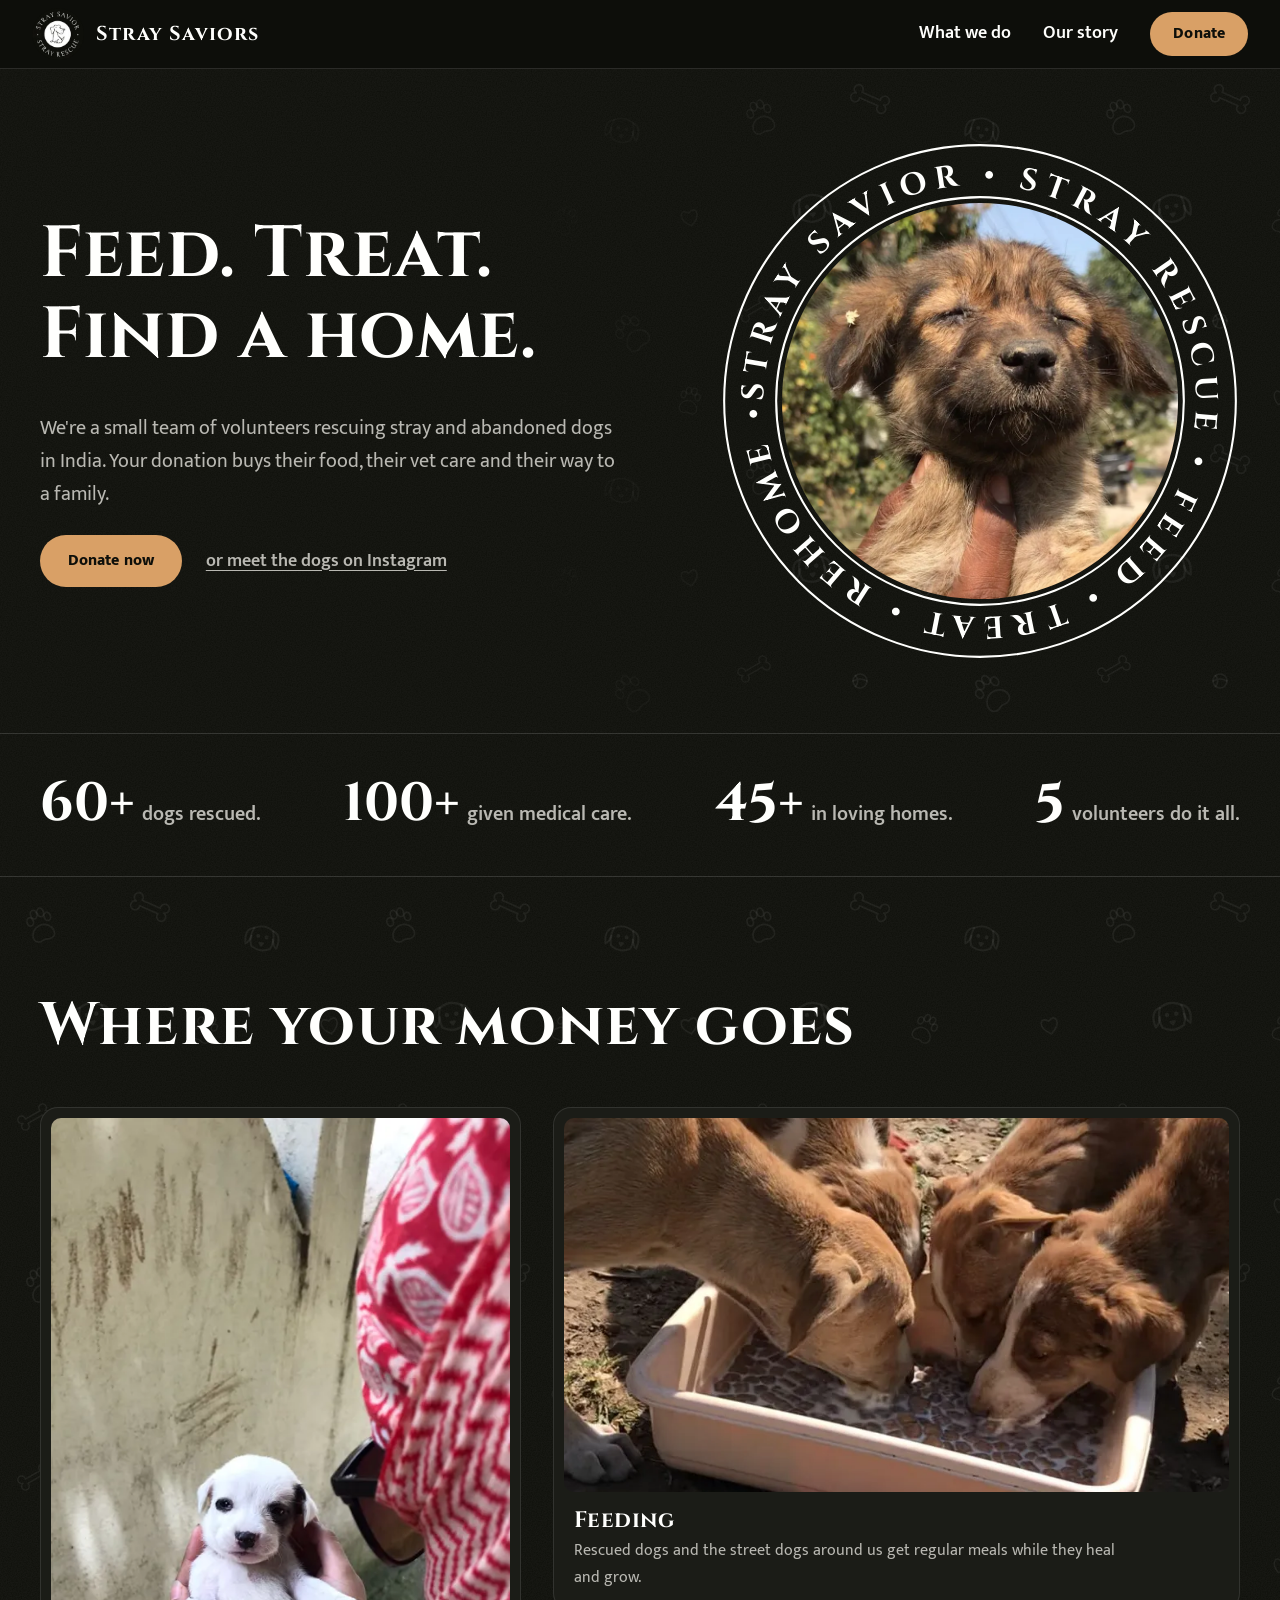
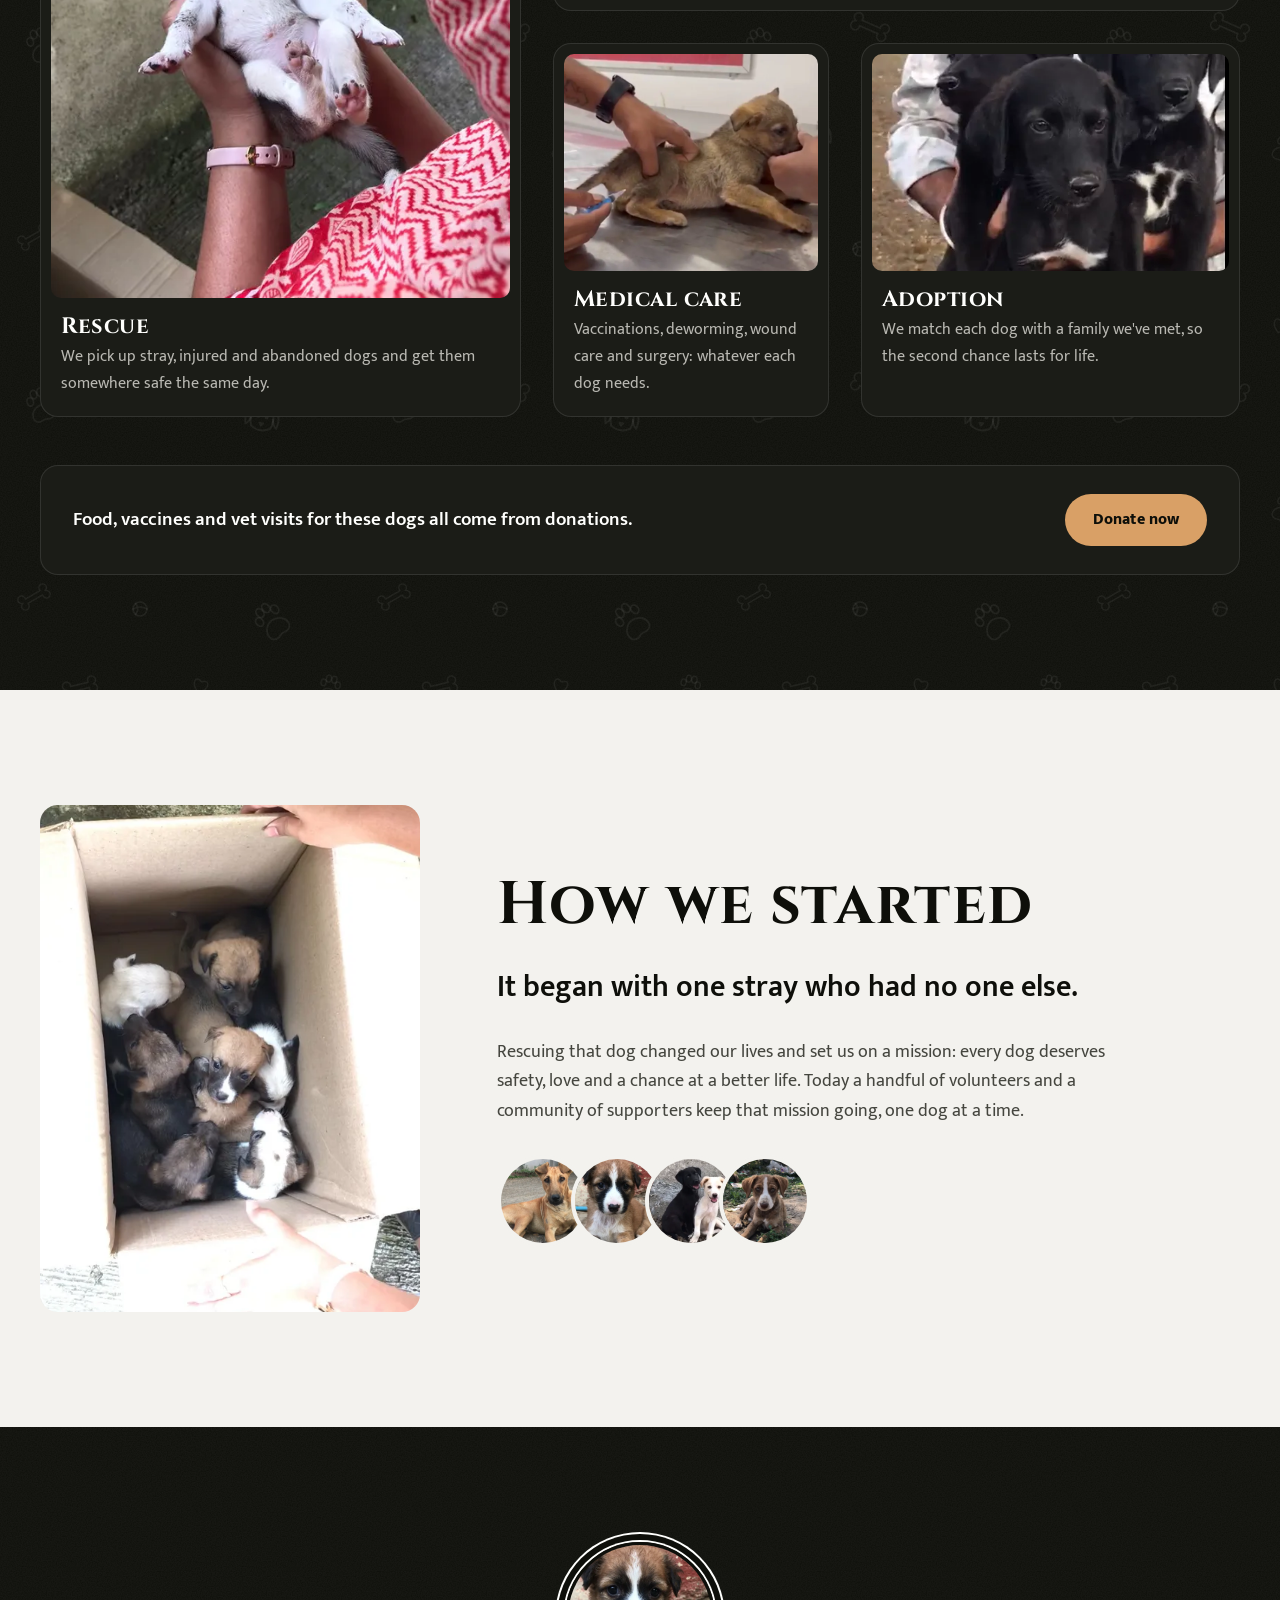
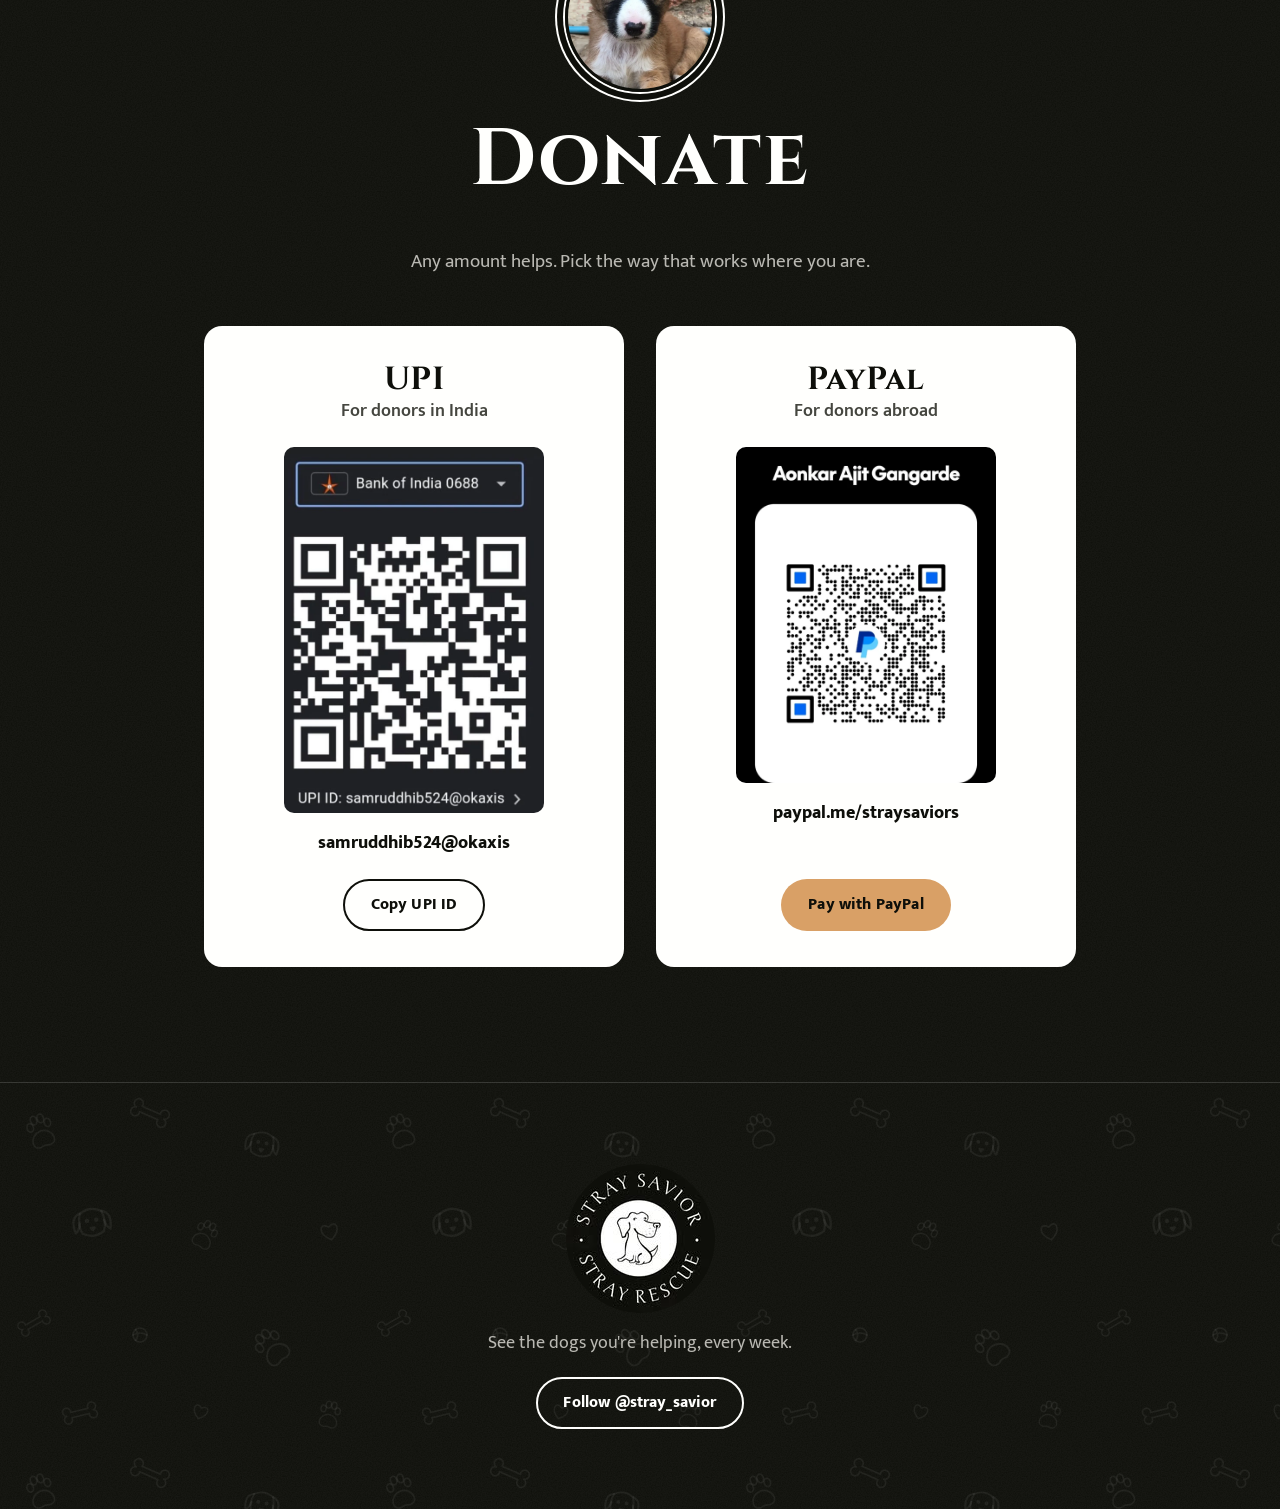
<file: index.html>
<!DOCTYPE html>
<html lang="en">
  <head>
    <meta charset="UTF-8" />
    <meta name="viewport" content="width=device-width, initial-scale=1.0" />
    <title>Stray Saviors | Street dog rescue</title>
    <meta
      name="description"
      content="Stray Saviors is a small volunteer team in India that feeds, treats and rehomes street dogs. Donate by UPI or PayPal."
    />
    <link rel="icon" href="assets/logo.png" />
    <meta property="og:type" content="website" />
    <meta property="og:url" content="https://www.straysaviors.com/" />
    <meta property="og:title" content="Stray Saviors | Street dog rescue" />
    <meta property="og:description" content="We feed, treat and rehome street dogs in India. Donate by UPI or PayPal." />
    <meta property="og:image" content="https://www.straysaviors.com/assets/web/og.jpg" />
    <meta name="twitter:card" content="summary_large_image" />
    <link rel="preconnect" href="https://fonts.googleapis.com" />
    <link rel="preconnect" href="https://fonts.gstatic.com" crossorigin />
    <link
      href="https://fonts.googleapis.com/css2?family=Cinzel:wght@500;700&family=Mukta:wght@400;600;800&display=swap"
      rel="stylesheet"
    />
    <link rel="stylesheet" href="styles.css" />
  </head>
  <body>
    <header class="site-header">
      <a class="brand" href="#top" aria-label="Stray Saviors, back to top">
        <img src="assets/logo-round.png" width="150" height="150" alt="" />
        <span>Stray Saviors</span>
      </a>
      <nav aria-label="Main">
        <a href="#work">What we do</a>
        <a href="#story">Our story</a>
        <a class="btn btn-fur" href="#donate">Donate</a>
      </nav>
    </header>

    <main id="top">
      <section class="hero">
        <div class="hero-copy">
          <h1>Feed. Treat. <span class="nowrap">Find a home.</span></h1>
          <p>
            We're a small team of volunteers rescuing stray and abandoned dogs
            in India. Your donation buys their food, their vet care and their
            way to a family.
          </p>
          <div class="actions">
            <a class="btn btn-fur" href="#donate">Donate now</a>
            <a class="text-link" href="https://www.instagram.com/stray_savior/" target="_blank" rel="noopener">or meet the dogs on Instagram</a>
          </div>
        </div>

        <div class="seal">
          <img
            src="assets/web/3.webp"
            fetchpriority="high"
            width="825"
            height="825"
            alt="A fluffy brown rescued puppy held up to the camera, eyes half closed in the sun"
          />
          <svg class="seal-ring" viewBox="0 0 500 500" aria-hidden="true">
            <circle cx="250" cy="250" r="246" />
            <circle cx="250" cy="250" r="196" />
            <path id="ring-path" d="M250,250 m-208,0 a208,208 0 1,1 416,0 a208,208 0 1,1 -416,0" fill="none" />
            <text>
              <textPath href="#ring-path" textLength="1300" lengthAdjust="spacing">STRAY SAVIOR • STRAY RESCUE • FEED • TREAT • REHOME •</textPath>
            </text>
          </svg>
        </div>
      </section>

      <section class="tally" aria-label="Our impact so far">
        <p class="tally-line">
          <span><strong>60+</strong> dogs rescued.</span>
          <span><strong>100+</strong> given medical care.</span>
          <span><strong>45+</strong> in loving homes.</span>
          <span><strong>5</strong> volunteers do it all.</span>
        </p>
      </section>

      <section id="work" class="work" aria-labelledby="work-title">
        <div class="wrap">
          <h2 id="work-title">Where your money goes</h2>
          <div class="collage">
            <figure class="c-rescue">
              <img src="assets/web/8.webp" width="675" height="900" loading="lazy" alt="A volunteer cradling a tiny white puppy just pulled from the street" />
              <figcaption><h3>Rescue</h3><p>We pick up stray, injured and abandoned dogs and get them somewhere safe the same day.</p></figcaption>
            </figure>
            <figure class="c-feed">
              <img src="assets/web/1.webp" width="814" height="814" loading="lazy" alt="Five brown puppies eating together from one feeding tray" />
              <figcaption><h3>Feeding</h3><p>Rescued dogs and the street dogs around us get regular meals while they heal and grow.</p></figcaption>
            </figure>
            <figure class="c-vet">
              <img src="assets/web/9.webp" width="733" height="900" loading="lazy" alt="A puppy on a vet's table getting an injection" />
              <figcaption><h3>Medical care</h3><p>Vaccinations, deworming, wound care and surgery: whatever each dog needs.</p></figcaption>
            </figure>
            <figure class="c-adopt">
              <img src="assets/web/adoption.webp" width="517" height="516" loading="lazy" alt="Three black puppies held together, ready for adoption" />
              <figcaption><h3>Adoption</h3><p>We match each dog with a family we've met, so the second chance lasts for life.</p></figcaption>
            </figure>
          </div>
          <div class="work-cta">
            <p>Food, vaccines and vet visits for these dogs all come from donations.</p>
            <a class="btn btn-fur" href="#donate">Donate now</a>
          </div>
        </div>
      </section>

      <section id="story" class="story" aria-labelledby="story-title">
        <div class="wrap story-grid">
          <img src="assets/web/background-story.webp" width="506" height="900" loading="lazy" alt="A cardboard box full of rescued puppies" />
          <div>
            <h2 id="story-title">How we started</h2>
            <p class="story-lead">It began with one stray who had no one else.</p>
            <p>
              Rescuing that dog changed our lives and set us on a mission:
              every dog deserves safety, love and a chance at a better life.
              Today a handful of volunteers and a community of supporters keep
              that mission going, one dog at a time.
            </p>
            <div class="faces">
              <img src="assets/web/7.webp" width="900" height="899" loading="lazy" alt="A tan rescued dog lying in the sun" />
              <img src="assets/web/4.webp" width="900" height="900" loading="lazy" alt="A brown and white puppy looking up" />
              <img src="assets/web/2.webp" width="524" height="525" loading="lazy" alt="A black puppy and a white puppy sitting side by side" />
              <img src="assets/web/6.webp" width="898" height="897" loading="lazy" alt="A brown puppy with white markings resting on grass" />
            </div>
          </div>
        </div>
      </section>

      <section id="donate" class="donate" aria-labelledby="donate-title">
        <div class="wrap">
          <img class="donate-dog" src="assets/web/4.webp" width="900" height="900" loading="lazy" alt="A brown and white rescued puppy looking up at the camera" />
          <h2 id="donate-title">Donate</h2>
          <p class="donate-lead">Any amount helps. Pick the way that works where you are.</p>
          <nav class="pay-jump" aria-label="Choose how to donate">
            <a href="#pay-upi">I'm in India: UPI</a>
            <a href="#pay-paypal">I'm abroad: PayPal</a>
          </nav>
          <div class="pay">
            <div class="pay-panel" id="pay-upi">
              <h3>UPI</h3>
              <p class="who">For donors in India</p>
              <div class="pay-actions">
                <a class="btn btn-fur touch-only" href="upi://pay?pa=samruddhib524@okaxis&amp;pn=Stray%20Saviors&amp;cu=INR">Open UPI app</a>
                <button class="btn btn-line" type="button" data-copy="samruddhib524@okaxis" aria-live="polite">Copy UPI ID</button>
              </div>
              <p class="pay-id">samruddhib524@okaxis</p>
              <figure class="qr">
                <img src="assets/web/upi_qr.webp" width="600" height="845" loading="lazy" alt="UPI QR code for samruddhib524@okaxis" />
                <figcaption class="touch-only">Or scan this from another phone.</figcaption>
              </figure>
            </div>
            <div class="pay-panel" id="pay-paypal">
              <h3>PayPal</h3>
              <p class="who">For donors abroad</p>
              <div class="pay-actions">
                <a class="btn btn-fur" href="https://www.paypal.me/straysaviors" target="_blank" rel="noopener">Pay with PayPal</a>
              </div>
              <p class="pay-id">paypal.me/straysaviors</p>
              <figure class="qr">
                <img src="assets/web/paypal_qr.webp" width="600" height="776" loading="lazy" alt="PayPal QR code for paypal.me/straysaviors" />
                <figcaption class="touch-only">Or scan this from another phone.</figcaption>
              </figure>
            </div>
          </div>
        </div>
      </section>
    </main>

    <footer class="site-footer">
      <img src="assets/logo-round.png" width="150" height="150" alt="Stray Saviors logo" />
      <p>See the dogs you're helping, every week.</p>
      <a class="btn btn-ghost" href="https://www.instagram.com/stray_savior/" target="_blank" rel="noopener">Follow @stray_savior</a>
    </footer>

    <script>
      document.querySelectorAll("[data-copy]").forEach((b) =>
        b.addEventListener("click", async () => {
          const label = b.textContent;
          try {
            await navigator.clipboard.writeText(b.dataset.copy);
            b.textContent = "Copied";
          } catch {
            b.textContent = "Copy failed, select the ID above";
          }
          setTimeout(() => (b.textContent = label), 2000);
        })
      );
    </script>
  </body>
</html>
</file>
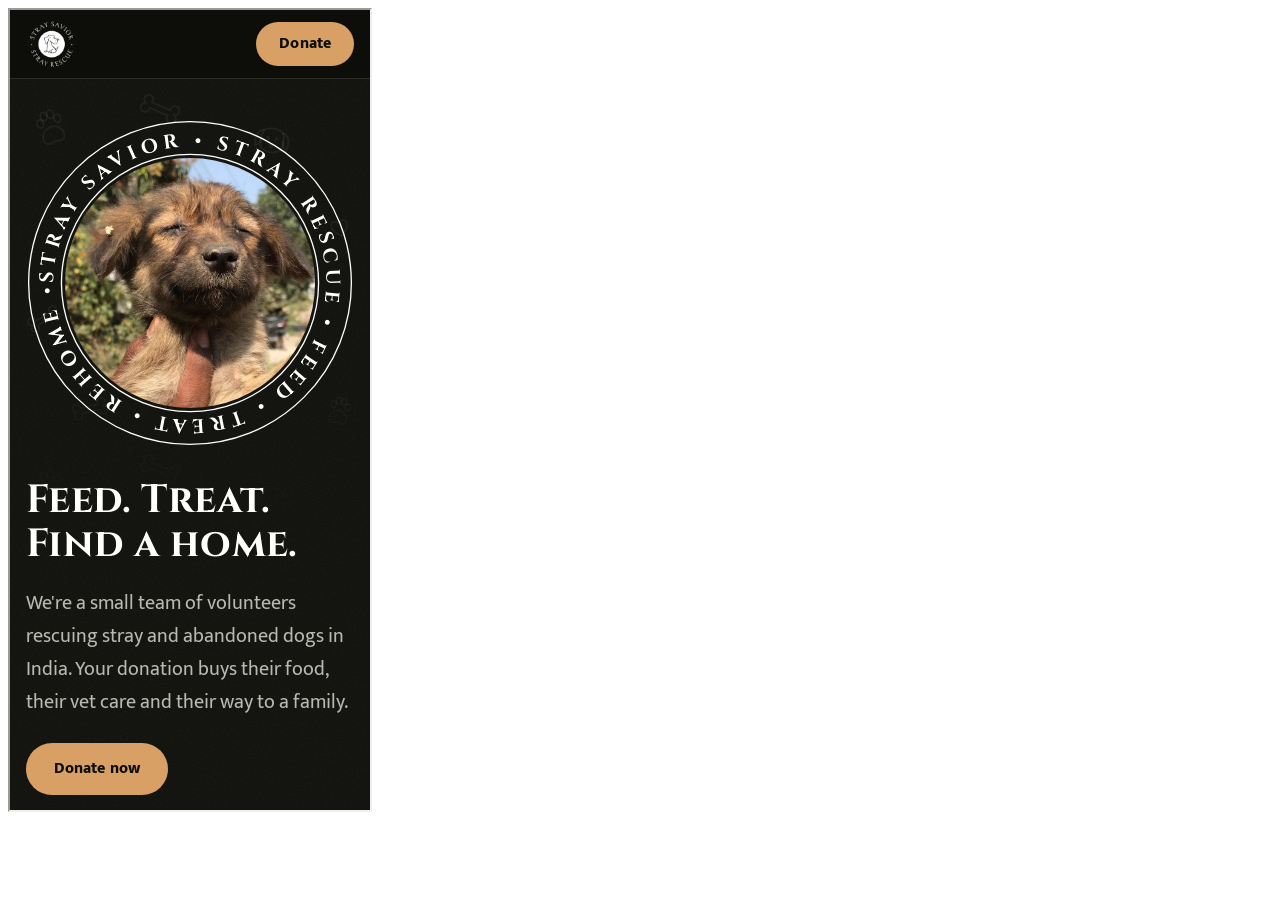
<file: .impeccable/review/overflow.html>
<!doctype html><body><script>
const ws=[320,360,390,600,768,900,1024,1280,1920];let out=[];let i=0;
function next(){if(i>=ws.length){document.body.innerHTML='<pre id=r>'+out.join('\n')+'</pre>';return}
const w=ws[i++];const f=document.createElement('iframe');f.style.width=w+'px';f.style.height='800px';f.src='../../index.html';
f.onload=()=>setTimeout(()=>{const d=f.contentDocument;const sw=d.documentElement.scrollWidth;
const wide=[...d.querySelectorAll('body *')].filter(e=>{const r=e.getBoundingClientRect();return r.right>w+1||r.left<-1}).map(e=>e.tagName+'.'+e.className).slice(0,6);
out.push(w+': scrollWidth '+sw+(sw>w?' OVERFLOW ':' ok ')+wide.join(', '));f.remove();next()},800);document.body.appendChild(f)}
next();</script>
</file>
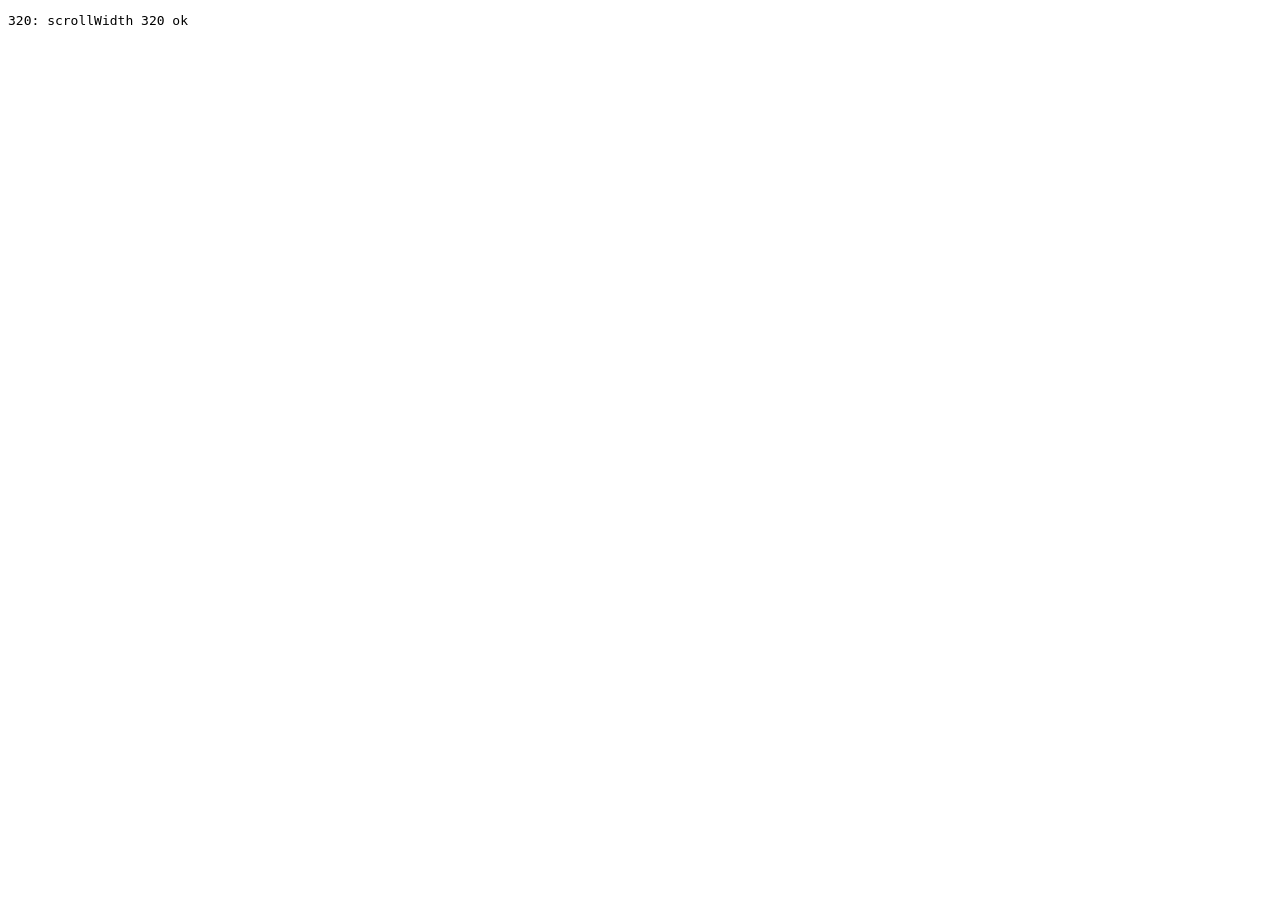
<file: .impeccable/review/overflow320.html>
<!doctype html><body><script>
const ws=[320];let out=[];let i=0;
function next(){if(i>=ws.length){document.body.innerHTML='<pre id=r>'+out.join('\n')+'</pre>';return}
const w=ws[i++];const f=document.createElement('iframe');f.style.width=w+'px';f.style.height='800px';f.src='../../index.html';
f.onload=()=>setTimeout(()=>{const d=f.contentDocument;const sw=d.documentElement.scrollWidth;
const wide=[...d.querySelectorAll('body *')].filter(e=>{const r=e.getBoundingClientRect();return r.right>w+1||r.left<-1}).map(e=>e.tagName+'.'+e.className+'['+Math.round(e.getBoundingClientRect().left)+'..'+Math.round(e.getBoundingClientRect().right)+']').slice(0,12);
out.push(w+': scrollWidth '+sw+(sw>w?' OVERFLOW ':' ok ')+wide.join(', '));f.remove();next()},800);document.body.appendChild(f)}
next();</script>
</file>
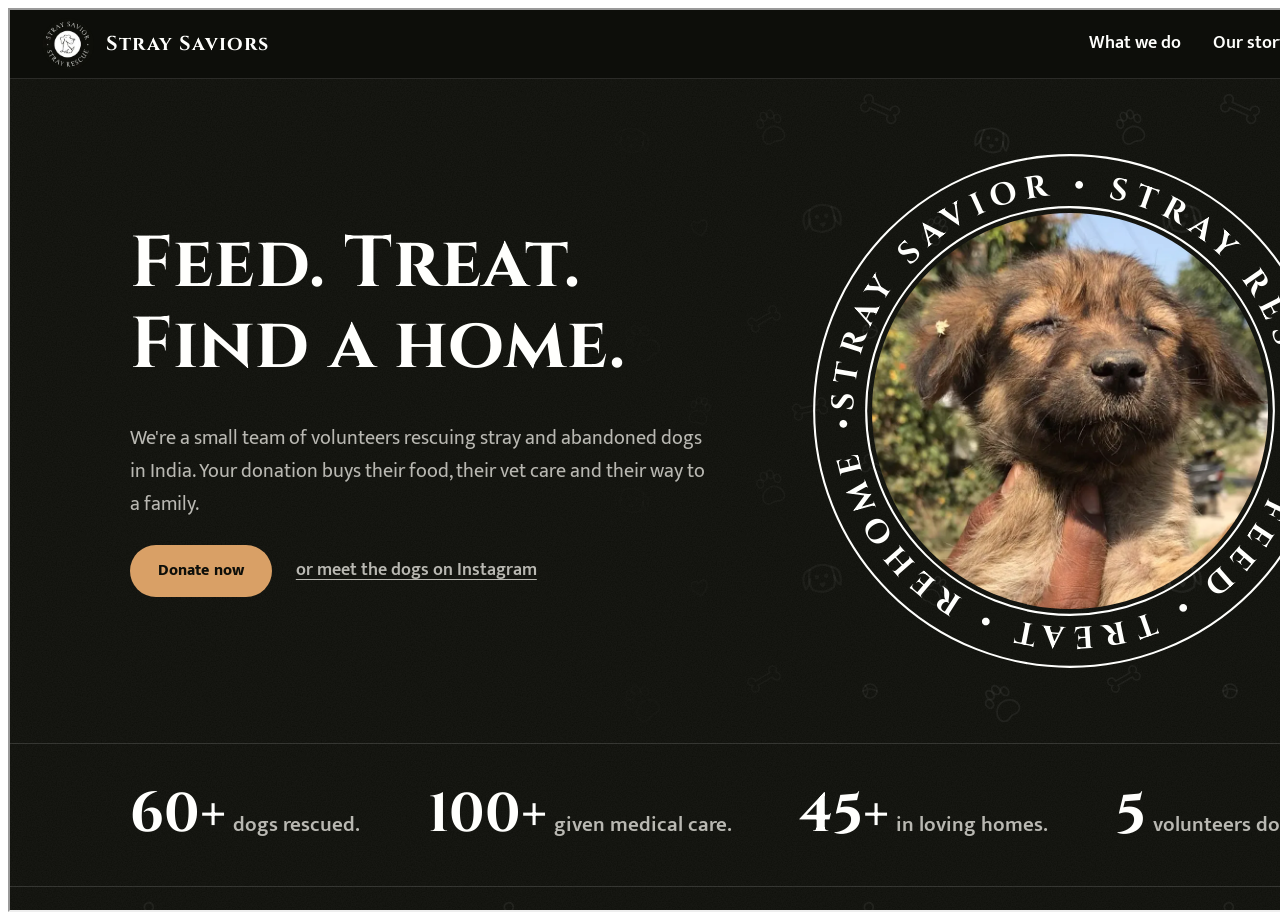
<file: .impeccable/review/probe.html>
<!doctype html><body><script>
const out=[];const ws=[390,1440];let i=0;
function lum(c){const m=c.match(/[\d.]+/g).map(Number);const [r,g,b]=m.slice(0,3).map(v=>{v/=255;return v<=.03928?v/12.92:Math.pow((v+.055)/1.055,2.4)});return .2126*r+.7152*g+.0722*b}
function bg(e){while(e){const c=getComputedStyle(e).backgroundColor;if(c&&!c.includes('0)')&&c!=='transparent'&&!/rgba\(.*, 0\)/.test(c))return c;e=e.parentElement}return 'rgb(14,15,10)'}
function next(){if(i>=ws.length){document.body.innerHTML='<pre id=r>'+out.join('\n')+'</pre>';return}
const w=ws[i++];const f=document.createElement('iframe');f.style.width=w+'px';f.style.height='900px';f.src='../../index.html';
f.onload=()=>setTimeout(()=>{const d=f.contentDocument,W=f.contentWindow;out.push('== '+w);
d.querySelectorAll('a,button').forEach(e=>{const r=e.getBoundingClientRect();if(r.width&&(r.height<44||r.width<44))out.push('small target '+Math.round(r.width)+'x'+Math.round(r.height)+' '+e.textContent.trim().slice(0,30))
 const name=(e.textContent.trim()||e.getAttribute('aria-label')||[...e.querySelectorAll('img')].map(i=>i.alt).join('')).trim();
 const vis=[...e.childNodes].some(n=>n.nodeType===3?n.textContent.trim():(W.getComputedStyle(n).display!=='none'&&n.textContent.trim()));
 if(!vis&&!e.getAttribute('aria-label')&&![...e.querySelectorAll('img')].some(i=>i.alt))out.push('NO VISIBLE NAME: '+e.outerHTML.slice(0,80))});
const seen=new Set();d.querySelectorAll('p,h1,h2,h3,li,a,button,strong,span,figcaption').forEach(e=>{if(!e.textContent.trim())return;const cs=W.getComputedStyle(e);if(cs.display==='none')return;const fg=cs.color,b=bg(e);const L1=lum(fg),L2=lum(b);const cr=(Math.max(L1,L2)+.05)/(Math.min(L1,L2)+.05);const key=fg+b;if(seen.has(key))return;seen.add(key);out.push('contrast '+cr.toFixed(1)+' '+fg+' on '+b+' ('+e.tagName+' '+e.textContent.trim().slice(0,20)+')')});
f.remove();next()},1000);document.body.appendChild(f)}
next();</script>
</file>
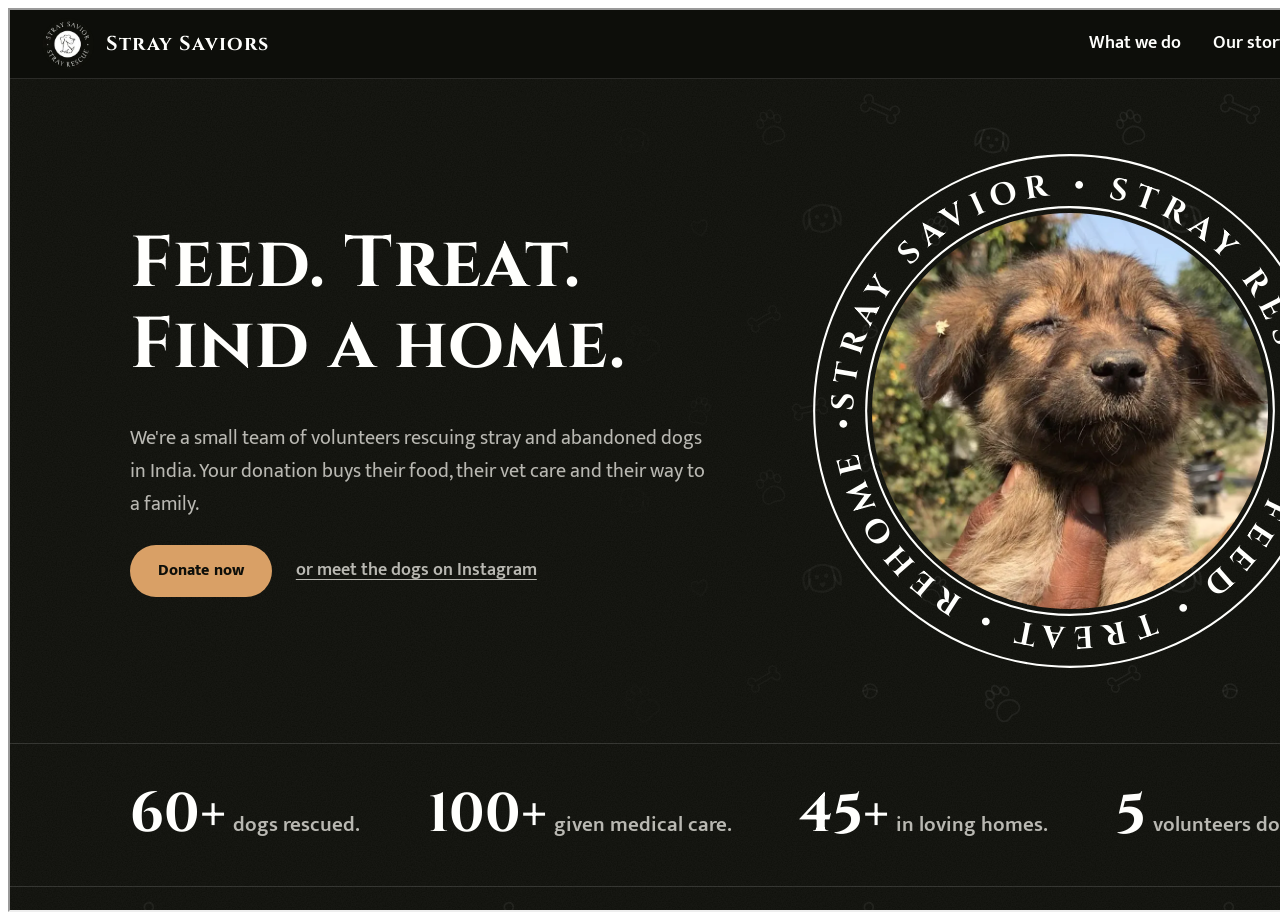
<file: .impeccable/review/probe2.html>
<!doctype html><body><script>
const out=[];const ws=[390,1440];let i=0;
function lum(c){const m=c.match(/[\d.]+/g).map(Number);const [r,g,b]=m.slice(0,3).map(v=>{v/=255;return v<=.03928?v/12.92:Math.pow((v+.055)/1.055,2.4)});return .2126*r+.7152*g+.0722*b}
function bg(e){while(e){const c=getComputedStyle(e).backgroundColor;if(c&&!c.includes('0)')&&c!=='transparent'&&!/rgba\(.*, 0\)/.test(c))return c;e=e.parentElement}return 'rgb(14,15,10)'}
function next(){if(i>=ws.length){document.body.innerHTML='<pre id=r>'+out.join('\n')+'</pre>';return}
const w=ws[i++];const f=document.createElement('iframe');f.style.width=w+'px';f.style.height='900px';f.src='../../index.html';
f.onload=()=>setTimeout(()=>{const d=f.contentDocument,W=f.contentWindow;out.push('== '+w);
d.querySelectorAll('a,button').forEach(e=>{const r=e.getBoundingClientRect();if(r.width&&(r.height<44||r.width<44))out.push('small target '+Math.round(r.width)+'x'+Math.round(r.height)+' '+e.textContent.trim().slice(0,30))
 const name=(e.textContent.trim()||e.getAttribute('aria-label')||[...e.querySelectorAll('img')].map(i=>i.alt).join('')).trim();
 const vis=[...e.childNodes].some(n=>n.nodeType===3?n.textContent.trim():(W.getComputedStyle(n).display!=='none'&&n.textContent.trim()));
 if(!vis&&!e.getAttribute('aria-label')&&![...e.querySelectorAll('img')].some(i=>i.alt))out.push('NO VISIBLE NAME: '+e.className)});
const seen=new Set();d.querySelectorAll('.pay-actions a, .pay-actions button, .btn').forEach(e=>{if(!e.textContent.trim())return;const cs=W.getComputedStyle(e);if(cs.display==='none')return;const fg=cs.color,b=bg(e);const L1=lum(fg),L2=lum(b);const cr=(Math.max(L1,L2)+.05)/(Math.min(L1,L2)+.05);const key=fg+b;if(seen.has(key))return;seen.add(key);out.push('contrast '+cr.toFixed(1)+' '+fg+' on '+b+' ('+e.tagName+' '+e.textContent.trim().slice(0,20)+')')});
f.remove();next()},1000);document.body.appendChild(f)}
next();</script>
</file>
<file: styles.css>
:root {
  --black: #0e0f0a; /* the logo's own black */
  --white: #fffffd; /* the logo's own white */
  --paper: #f3f2ee;
  --grey: #b9b8b2; /* secondary text on black, 9:1 */
  --ink-soft: #45463f; /* secondary text on paper, 9:1 */
  --fur: #d9a066; /* sampled from the dogs' coats; the only colour */
  --fur-hover: #e6b47f;
  --display: "Cinzel", Georgia, serif;
  --body: "Mukta", system-ui, sans-serif;
  --gap: clamp(1rem, 3vw, 2rem);
  --section: clamp(4rem, 9vw, 7.5rem);
  --pattern: url("assets/pattern.svg") 0 0 / 360px 360px;
}

*,
*::before,
*::after {
  box-sizing: border-box;
}

html {
  scroll-behavior: smooth;
  scroll-padding-top: 5rem;
}

body {
  margin: 0;
  /* fine print grain over the logo black; the doodle pattern is added per section, never behind body text */
  background: url("data:image/svg+xml,%3Csvg xmlns='http://www.w3.org/2000/svg' width='220' height='220'%3E%3Cfilter id='n'%3E%3CfeTurbulence type='fractalNoise' baseFrequency='.8' numOctaves='3' stitchTiles='stitch'/%3E%3CfeColorMatrix values='0 0 0 0 1 0 0 0 0 1 0 0 0 0 1 .05 0 0 0 0'/%3E%3C/filter%3E%3Crect width='100%25' height='100%25' filter='url(%23n)'/%3E%3C/svg%3E"),
    var(--black);
  color: var(--white);
  font: 400 1.125rem/1.65 var(--body);
}

::selection {
  background: var(--fur);
  color: var(--black);
}

img {
  display: block;
  max-width: 100%;
  height: auto;
}

h1,
h2,
h3 {
  font-family: var(--display);
  font-weight: 700;
  line-height: 1.12;
  letter-spacing: 0.02em;
  text-wrap: balance;
  margin: 0 0 0.5em;
}

h2 {
  font-size: clamp(2.1rem, 5vw, 3.75rem);
}

p {
  margin: 0 0 1em;
  max-width: 62ch;
  text-wrap: pretty;
}

a {
  color: inherit;
  text-underline-offset: 0.2em;
}

:focus-visible {
  outline: 3px solid var(--fur);
  outline-offset: 3px;
}

.nowrap {
  white-space: nowrap;
}

.wrap,
.hero {
  width: min(1200px, 100% - 2 * var(--gap));
  margin-inline: auto;
}

/* Buttons */
.btn {
  display: inline-block;
  font: 800 1rem/1 var(--body);
  letter-spacing: 0.01em;
  padding: 1em 1.6em;
  border-radius: 999px;
  border: 2px solid transparent;
  text-decoration: none;
  cursor: pointer;
  transition: background-color 0.2s ease-out, color 0.2s ease-out;
}

.btn-fur {
  background: var(--fur);
  color: var(--black);
}

.btn-fur:hover {
  background: var(--fur-hover);
}

.btn-ghost {
  background: transparent;
  color: var(--white);
  border-color: var(--white);
}

.btn-ghost:hover {
  background: var(--white);
  color: var(--black);
}

.btn-line {
  background: transparent;
  color: var(--black);
  border-color: var(--black);
}

.btn-line:hover {
  background: var(--black);
  color: var(--white);
}

/* Header */
.site-header {
  position: sticky;
  top: 0;
  z-index: 10;
  display: flex;
  align-items: center;
  justify-content: space-between;
  gap: 1rem;
  padding: 0.5rem var(--gap);
  background: rgb(14 15 10 / 0.92);
  backdrop-filter: blur(8px);
  border-bottom: 1px solid rgb(255 255 253 / 0.12);
}

.brand {
  display: flex;
  align-items: center;
  gap: 0.75rem;
  text-decoration: none;
  font: 700 1.25rem/1 var(--display);
  letter-spacing: 0.06em;
}

.brand img {
  width: 52px;
  height: 52px;
}

.site-header nav {
  display: flex;
  align-items: center;
  gap: clamp(0.9rem, 2.5vw, 2rem);
  font-weight: 600;
}

.site-header nav a:not(.btn) {
  text-decoration: none;
  padding-block: 0.7rem; /* 44px tap height */
}

.site-header nav a:not(.btn):hover {
  text-decoration: underline;
}

.site-header .btn {
  padding: 0.75em 1.3em;
}

/* Hero: the logo's seal, made of a real rescued puppy */
.hero {
  display: grid;
  grid-template-columns: 1fr minmax(320px, 520px);
  gap: clamp(2rem, 6vw, 5rem);
  align-items: center;
  padding-block: clamp(2.5rem, 6vw, 4.5rem);
  position: relative;
  isolation: isolate;
}

/* doodles only on the seal side, fading out before the copy */
.hero::before {
  content: "";
  position: absolute;
  inset-block: 0;
  left: 50%;
  width: 100vw;
  transform: translateX(-50%);
  z-index: -1;
  background: var(--pattern);
  -webkit-mask-image: linear-gradient(to left, #000 35%, transparent 62%);
  mask-image: linear-gradient(to left, #000 35%, transparent 62%);
  pointer-events: none;
}

/* nothing inside main may widen the page sideways */
main {
  overflow-x: clip;
}

.hero-copy {
  container-type: inline-size;
  min-width: 0;
}

/* sized to the copy column, so "Find a home." always fits on one line */
.hero h1 {
  font-size: clamp(2rem, 12cqi, 5.5rem);
  letter-spacing: 0.01em;
}

.hero-copy p {
  color: var(--grey);
  font-size: 1.25rem;
}

.actions {
  display: flex;
  flex-wrap: wrap;
  align-items: center;
  gap: 0.75rem 1.5rem;
  margin-top: 1.5rem;
}

.text-link {
  color: var(--grey);
  font-weight: 600;
  padding-block: 0.7rem;
}

.text-link:hover {
  color: var(--white);
}

.seal {
  position: relative;
  isolation: isolate;
  aspect-ratio: 1;
  width: 100%;
}

.seal img {
  position: absolute;
  inset: 0;
  margin: auto;
  width: 76%; /* sits just inside the inner ring (r=196 of 250) */
  height: 76%;
  object-fit: cover;
  border-radius: 50%;
}

.seal-ring {
  position: absolute;
  inset: 0;
  width: 100%;
  height: 100%;
  animation: turn 80s linear infinite;
}

.seal-ring circle {
  fill: none;
  stroke: var(--white);
  stroke-width: 2;
}

.seal-ring text {
  fill: var(--white);
  font: 700 30px var(--display);
}

@keyframes turn {
  to {
    transform: rotate(360deg);
  }
}

/* Tally: one line of proof, numbers set large in the logo's serif */
.tally {
  border-block: 1px solid rgb(255 255 253 / 0.14);
  padding-block: clamp(1.75rem, 4vw, 2.75rem);
}

.tally-line {
  width: min(1200px, 100% - 2 * var(--gap));
  max-width: none;
  margin: 0 auto;
  display: flex;
  flex-wrap: wrap;
  justify-content: space-between;
  gap: 0.75rem 2.5rem;
  color: var(--grey);
  font-size: clamp(1.05rem, 1.6vw, 1.3rem);
  font-weight: 600;
  line-height: 1.2;
}

.tally-line span {
  display: inline-flex;
  align-items: baseline;
  gap: 0.45rem;
  white-space: nowrap;
}

.tally-line strong {
  font: 700 clamp(2.2rem, 4.2vw, 3.4rem) / 1 var(--display);
  font-variant-numeric: lining-nums;
  color: var(--white);
}

/* Work: photo collage, each photo and its caption on one panel */
.work {
  padding-block: var(--section);
  background: var(--pattern);
}

.work-cta {
  display: flex;
  flex-wrap: wrap;
  align-items: center;
  justify-content: space-between;
  gap: 1rem 2rem;
  margin-top: clamp(2rem, 4vw, 3rem);
  padding: clamp(1.25rem, 3vw, 1.75rem) clamp(1.25rem, 3vw, 2rem);
  background: #1b1c17;
  border: 1px solid rgb(255 255 253 / 0.1);
  border-radius: 18px;
}

.work-cta p {
  margin: 0;
  font-size: 1.2rem;
  font-weight: 600;
}

.collage {
  display: grid;
  grid-template-columns: repeat(12, 1fr);
  grid-template-rows: auto auto;
  gap: var(--gap);
  margin-top: clamp(1.5rem, 4vw, 3rem);
}

.collage figure {
  margin: 0;
  display: flex;
  flex-direction: column;
  padding: 10px;
  background: #1b1c17;
  border: 1px solid rgb(255 255 253 / 0.1);
  border-radius: 18px;
}

.collage img {
  width: 100%;
  object-fit: cover;
  border-radius: 10px;
}

.c-rescue {
  grid-column: 1 / 6;
  grid-row: 1 / 3;
}

/* the tall photo fills whatever height the two rows beside it take */
.c-rescue img {
  flex: 1 1 0;
  min-height: 320px;
}

.c-feed {
  grid-column: 6 / 13;
}

.c-feed img {
  aspect-ratio: 16 / 9;
}

.c-vet {
  grid-column: 6 / 9;
}

.c-adopt {
  grid-column: 9 / 13;
}

/* bottom pair share one photo height, so their panels line up */
.c-vet img,
.c-adopt img {
  height: clamp(180px, 17vw, 240px);
}

.collage figcaption {
  padding: 1rem 0.6rem 0.5rem;
}

.collage h3 {
  font-size: 1.4rem;
  margin-bottom: 0.3rem;
}

.collage figcaption p {
  color: var(--grey);
  font-size: 1.02rem;
  margin: 0;
}

/* Story: light section, like the logo's white disc */
.story {
  background: var(--paper);
  color: var(--black);
  padding-block: var(--section);
}

.story-grid {
  display: grid;
  grid-template-columns: minmax(220px, 380px) 1fr;
  gap: clamp(2rem, 6vw, 5rem);
  align-items: center;
}

.story-grid > img {
  border-radius: 18px;
  aspect-ratio: 3 / 4;
  object-fit: cover;
}

.story-lead {
  font: 600 clamp(1.4rem, 2.6vw, 1.85rem) / 1.35 var(--body);
}

.story p:not(.story-lead) {
  color: var(--ink-soft);
}

.faces {
  display: flex;
  margin-top: 1.75rem;
}

.faces img {
  width: clamp(64px, 9vw, 92px);
  aspect-ratio: 1;
  object-fit: cover;
  border-radius: 50%;
  border: 4px solid var(--paper);
}

.faces img + img {
  margin-left: -18px;
}

/* Donate */
.donate {
  padding-block: var(--section);
  text-align: center;
}

.donate h2 {
  font-size: clamp(2.8rem, 7vw, 5rem);
}

/* one rescued dog, ringed like the logo's seal */
.donate-dog {
  width: clamp(110px, 14vw, 150px);
  aspect-ratio: 1;
  object-fit: cover;
  border-radius: 50%;
  margin: 0 auto 1.5rem;
  border: 3px solid var(--black);
  box-shadow: 0 0 0 2px var(--white), 0 0 0 8px var(--black), 0 0 0 10px var(--white);
}

/* phones only: jump straight to your payment method */
.pay-jump {
  display: none;
}

.donate-lead {
  margin-inline: auto;
  color: var(--grey);
  font-size: 1.2rem;
}

.pay {
  display: grid;
  grid-template-columns: repeat(2, minmax(0, 420px));
  justify-content: center;
  gap: var(--gap);
  margin-top: clamp(1.5rem, 4vw, 3rem);
}

.pay-panel {
  background: var(--white);
  color: var(--black);
  border-radius: 18px;
  padding: clamp(1.5rem, 3vw, 2.25rem);
  scroll-margin-top: 5.5rem;
  display: flex;
  flex-direction: column;
  align-items: center;
}

.pay-panel h3 {
  font-size: 2rem;
  margin: 0;
}

.who {
  color: var(--ink-soft);
  font-weight: 600;
  margin-bottom: 1.25rem;
}

/* phones: tap-to-pay first, QR small as a fallback for another device */
.pay-actions {
  display: flex;
  flex-wrap: wrap;
  justify-content: center;
  gap: 0.6rem;
}

.pay-id {
  margin: 1rem 0 1.25rem;
  font-weight: 800;
  overflow-wrap: anywhere;
}

.qr {
  margin: 0;
}

.qr img {
  width: min(170px, 100%);
  margin-inline: auto;
  border-radius: 10px;
}

.qr figcaption {
  margin-top: 0.6rem;
  color: var(--ink-soft);
  font-size: 0.95rem;
}

/* computers: the QR leads, scanned with a phone */
@media (hover: hover) and (pointer: fine) {
  .qr {
    order: 1;
  }

  .qr img {
    width: min(260px, 100%);
  }

  .pay-id {
    order: 2;
  }

  .pay-actions {
    order: 3;
    margin-top: auto;
  }
}

/* Footer */
.site-footer {
  background: var(--pattern);
  border-top: 1px solid rgb(255 255 253 / 0.15);
  text-align: center;
  padding: clamp(3rem, 7vw, 5rem) var(--gap);
  color: var(--grey);
}

.site-footer img {
  margin: 0 auto 1rem;
}

.site-footer p {
  margin-inline: auto;
}

/* Tablets and phones */
@media (max-width: 900px) {
  .hero {
    grid-template-columns: 1fr;
    min-height: 0;
  }

  .seal {
    max-width: 420px;
    margin-inline: auto;
    order: -1;
  }

  .hero::before {
    -webkit-mask-image: linear-gradient(to bottom, #000 30%, transparent 55%);
    mask-image: linear-gradient(to bottom, #000 30%, transparent 55%);
  }

  .tally-line {
    display: grid;
    grid-template-columns: 1fr 1fr;
    gap: 1.25rem 1rem;
  }

  .tally-line span {
    flex-direction: column;
    gap: 0.25rem;
    white-space: normal;
  }

  .collage {
    grid-template-columns: 1fr 1fr;
  }

  .c-rescue,
  .c-feed {
    grid-column: 1 / -1;
    grid-row: auto;
  }

  .c-rescue img {
    flex: none;
    min-height: 0;
    aspect-ratio: 4 / 3;
  }

  .c-vet img,
  .c-adopt img {
    height: auto;
    aspect-ratio: 4 / 3;
  }

  .c-vet,
  .c-adopt {
    grid-column: auto;
  }

  .story-grid {
    grid-template-columns: minmax(0, 1fr);
  }

  .story-grid > img {
    max-width: min(320px, 100%);
  }
}

@media (max-width: 600px) {
  .site-header nav a:not(.btn),
  .brand span {
    display: none;
  }

  .pay {
    grid-template-columns: 1fr;
  }

  .pay-jump {
    display: flex;
    flex-wrap: wrap;
    justify-content: center;
    gap: 0.6rem;
    margin-top: 1.25rem;
  }

  .pay-jump a {
    padding: 0.8em 1.2em;
    border: 1px solid rgb(255 255 253 / 0.35);
    border-radius: 999px;
    font-weight: 700;
    text-decoration: none;
  }

  .collage {
    grid-template-columns: 1fr;
  }
}

/* upi:// links only open an app on phones; hide on mouse-driven computers */
@media (hover: hover) and (pointer: fine) {
  .touch-only {
    display: none;
  }
}

@media (prefers-reduced-motion: reduce) {
  html {
    scroll-behavior: auto;
  }

  .seal-ring {
    animation: none;
  }
}
</file>
